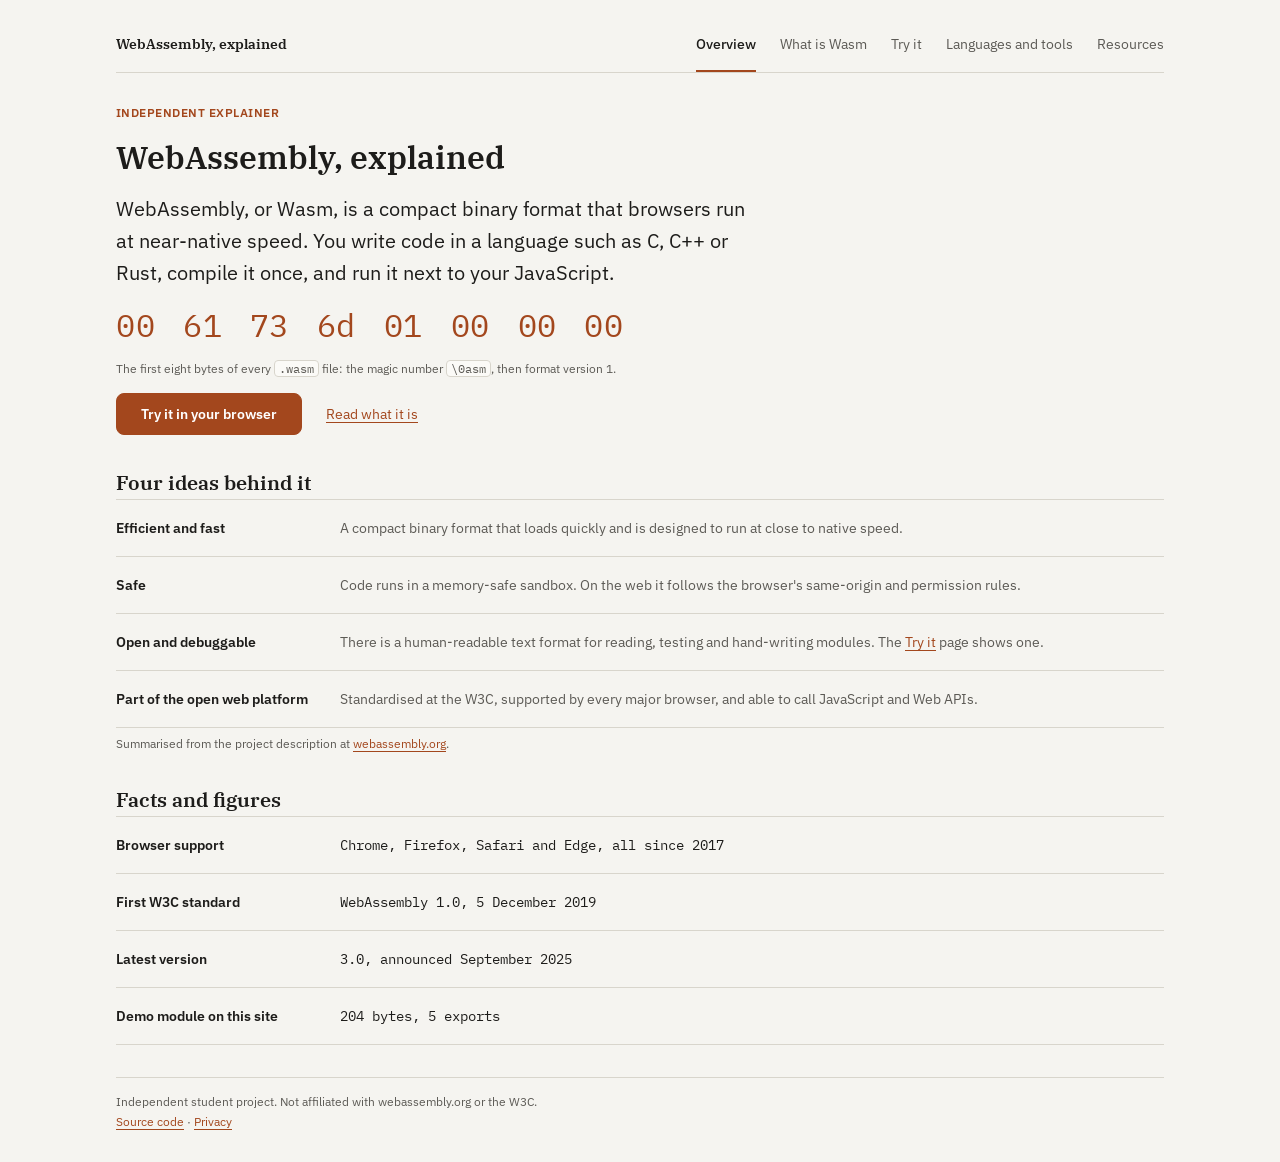
<file: index.html>
<!DOCTYPE html>
<html lang="en">
<head>
  <meta charset="utf-8">
  <meta name="viewport" content="width=device-width, initial-scale=1">
  <title>WebAssembly, explained</title>
  <meta name="description" content="A plain-language guide to WebAssembly (Wasm), with a live demo that runs a real 204-byte module in your browser.">
  
  <link rel="canonical" href="https://gnyaneshwar76.github.io/webassembly-explained/">
  <link rel="icon" href="favicon.svg" type="image/svg+xml">
  <meta property="og:type" content="website">
  <meta property="og:title" content="WebAssembly, explained">
  <meta property="og:description" content="A plain-language guide to WebAssembly (Wasm), with a live demo that runs a real 204-byte module in your browser.">
  <meta property="og:url" content="https://gnyaneshwar76.github.io/webassembly-explained/">
  <meta property="og:image" content="https://gnyaneshwar76.github.io/webassembly-explained/og.png">
  <meta name="twitter:card" content="summary_large_image">
  <link rel="preload" href="fonts/ibm-plex-sans-latin-400-normal.woff2" as="font" type="font/woff2" crossorigin>
  <link rel="stylesheet" href="style.css">
</head>
<body>
  <a class="skip" href="#main">Skip to content</a>
  <div class="page">
    <header class="top">
      <a class="wordmark" href="index.html">WebAssembly, explained</a>
      <nav aria-label="Main"><a href="index.html" aria-current="page">Overview</a><a href="what-is-wasm.html">What is Wasm</a><a href="try-it.html">Try it</a><a href="languages.html">Languages and tools</a><a href="resources.html">Resources</a></nav>
    </header>
    <main id="main">
      <section class="hero">
        <p class="eyebrow">Independent explainer</p>
        <h1>WebAssembly, explained</h1>
        <p class="lead">WebAssembly, or Wasm, is a compact binary format that browsers run at near-native speed. You write code in a language such as C, C++ or Rust, compile it once, and run it next to your JavaScript.</p>
        <p class="bytes">00 61 73 6d 01 00 00 00</p>
        <p class="muted small">The first eight bytes of every <code>.wasm</code> file: the magic number <code>\0asm</code>, then format version 1.</p>
        <div class="actions">
          <a class="btn-primary" href="try-it.html">Try it in your browser</a>
          <a href="what-is-wasm.html">Read what it is</a>
        </div>
      </section>

      <section aria-labelledby="ideas">
        <h2 id="ideas">Four ideas behind it</h2>
        <dl class="rows">
          <div><dt>Efficient and fast</dt><dd>A compact binary format that loads quickly and is designed to run at close to native speed.</dd></div>
          <div><dt>Safe</dt><dd>Code runs in a memory-safe sandbox. On the web it follows the browser's same-origin and permission rules.</dd></div>
          <div><dt>Open and debuggable</dt><dd>There is a human-readable text format for reading, testing and hand-writing modules. The <a href="try-it.html">Try it</a> page shows one.</dd></div>
          <div><dt>Part of the open web platform</dt><dd>Standardised at the W3C, supported by every major browser, and able to call JavaScript and Web APIs.</dd></div>
        </dl>
        <p class="muted small">Summarised from the project description at <a href="https://webassembly.org/">webassembly.org</a>.</p>
      </section>

      <section aria-labelledby="facts">
        <h2 id="facts">Facts and figures</h2>
        <dl class="rows facts">
          <div><dt>Browser support</dt><dd>Chrome, Firefox, Safari and Edge, all since 2017</dd></div>
          <div><dt>First W3C standard</dt><dd>WebAssembly 1.0, 5 December 2019</dd></div>
          <div><dt>Latest version</dt><dd>3.0, announced September 2025</dd></div>
          <div><dt>Demo module on this site</dt><dd>204 bytes, 5 exports</dd></div>
        </dl>
      </section>
    </main>
    <footer class="foot">
      <p>Independent student project. Not affiliated with webassembly.org or the W3C.</p>
      <p><a href="https://github.com/gnyaneshwar76/webassembly-explained">Source code</a> &middot; <a href="privacy.html">Privacy</a></p>
    </footer>
  </div>
</body>
</html>
</file>
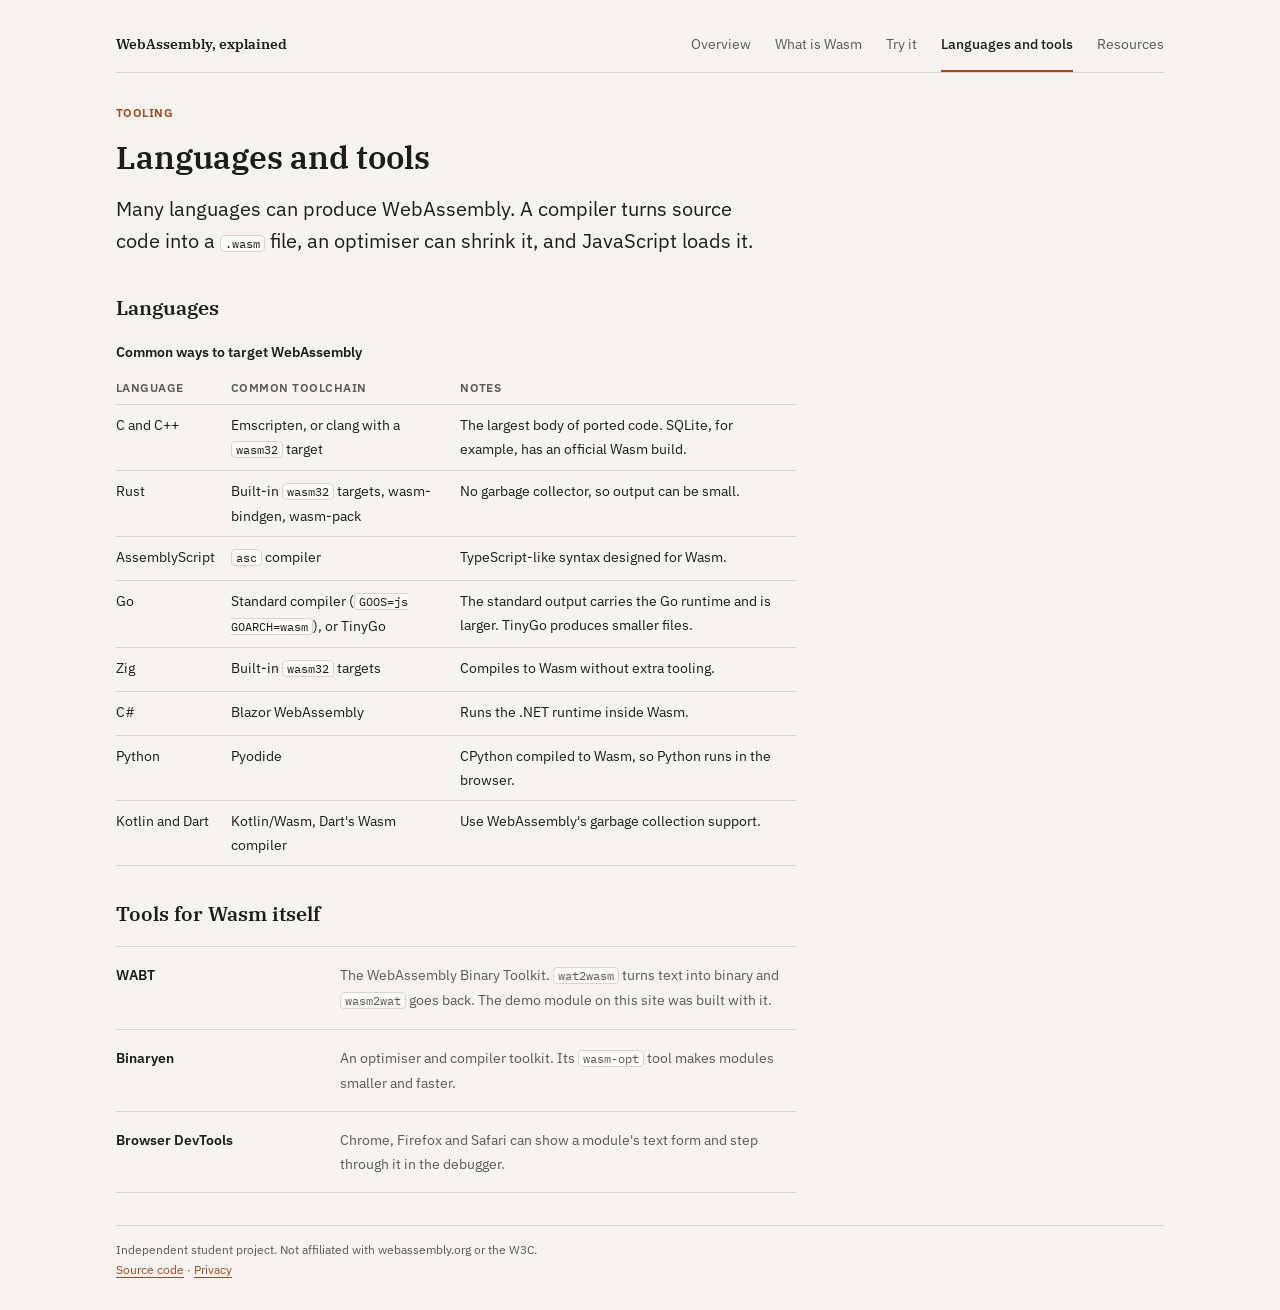
<file: languages.html>
<!DOCTYPE html>
<html lang="en">
<head>
  <meta charset="utf-8">
  <meta name="viewport" content="width=device-width, initial-scale=1">
  <title>Languages and tools | WebAssembly, explained</title>
  <meta name="description" content="Which languages compile to WebAssembly and the common tools for each, plus the tools that read, write and optimise Wasm.">
  
  <link rel="canonical" href="https://gnyaneshwar76.github.io/webassembly-explained/languages.html">
  <link rel="icon" href="favicon.svg" type="image/svg+xml">
  <meta property="og:type" content="website">
  <meta property="og:title" content="Languages and tools">
  <meta property="og:description" content="Which languages compile to WebAssembly and the common tools for each, plus the tools that read, write and optimise Wasm.">
  <meta property="og:url" content="https://gnyaneshwar76.github.io/webassembly-explained/languages.html">
  <meta property="og:image" content="https://gnyaneshwar76.github.io/webassembly-explained/og.png">
  <meta name="twitter:card" content="summary_large_image">
  <link rel="preload" href="fonts/ibm-plex-sans-latin-400-normal.woff2" as="font" type="font/woff2" crossorigin>
  <link rel="stylesheet" href="style.css">
</head>
<body>
  <a class="skip" href="#main">Skip to content</a>
  <div class="page">
    <header class="top">
      <a class="wordmark" href="index.html">WebAssembly, explained</a>
      <nav aria-label="Main"><a href="index.html">Overview</a><a href="what-is-wasm.html">What is Wasm</a><a href="try-it.html">Try it</a><a href="languages.html" aria-current="page">Languages and tools</a><a href="resources.html">Resources</a></nav>
    </header>
    <main id="main">
      <div class="prose">
        <header><p class="eyebrow">Tooling</p><h1>Languages and tools</h1>
          <p class="lead">Many languages can produce WebAssembly. A compiler turns source code into a <code>.wasm</code> file, an optimiser can shrink it, and JavaScript loads it.</p></header>
        <section><h2>Languages</h2>
          <div class="table-wrap" tabindex="0" role="region" aria-label="Scrollable table"><table>
            <caption>Common ways to target WebAssembly</caption>
            <thead><tr><th>Language</th><th>Common toolchain</th><th>Notes</th></tr></thead>
            <tbody>
              <tr><td>C and C++</td><td>Emscripten, or clang with a <code>wasm32</code> target</td><td>The largest body of ported code. SQLite, for example, has an official Wasm build.</td></tr>
              <tr><td>Rust</td><td>Built-in <code>wasm32</code> targets, wasm-bindgen, wasm-pack</td><td>No garbage collector, so output can be small.</td></tr>
              <tr><td>AssemblyScript</td><td><code>asc</code> compiler</td><td>TypeScript-like syntax designed for Wasm.</td></tr>
              <tr><td>Go</td><td>Standard compiler (<code>GOOS=js GOARCH=wasm</code>), or TinyGo</td><td>The standard output carries the Go runtime and is larger. TinyGo produces smaller files.</td></tr>
              <tr><td>Zig</td><td>Built-in <code>wasm32</code> targets</td><td>Compiles to Wasm without extra tooling.</td></tr>
              <tr><td>C#</td><td>Blazor WebAssembly</td><td>Runs the .NET runtime inside Wasm.</td></tr>
              <tr><td>Python</td><td>Pyodide</td><td>CPython compiled to Wasm, so Python runs in the browser.</td></tr>
              <tr><td>Kotlin and Dart</td><td>Kotlin/Wasm, Dart's Wasm compiler</td><td>Use WebAssembly's garbage collection support.</td></tr>
            </tbody></table></div></section>
        <section><h2>Tools for Wasm itself</h2>
          <dl class="rows">
            <div><dt>WABT</dt><dd>The WebAssembly Binary Toolkit. <code>wat2wasm</code> turns text into binary and <code>wasm2wat</code> goes back. The demo module on this site was built with it.</dd></div>
            <div><dt>Binaryen</dt><dd>An optimiser and compiler toolkit. Its <code>wasm-opt</code> tool makes modules smaller and faster.</dd></div>
            <div><dt>Browser DevTools</dt><dd>Chrome, Firefox and Safari can show a module's text form and step through it in the debugger.</dd></div>
          </dl></section>
      </div>
    </main>
    <footer class="foot">
      <p>Independent student project. Not affiliated with webassembly.org or the W3C.</p>
      <p><a href="https://github.com/gnyaneshwar76/webassembly-explained">Source code</a> &middot; <a href="privacy.html">Privacy</a></p>
    </footer>
  </div>
</body>
</html>
</file>
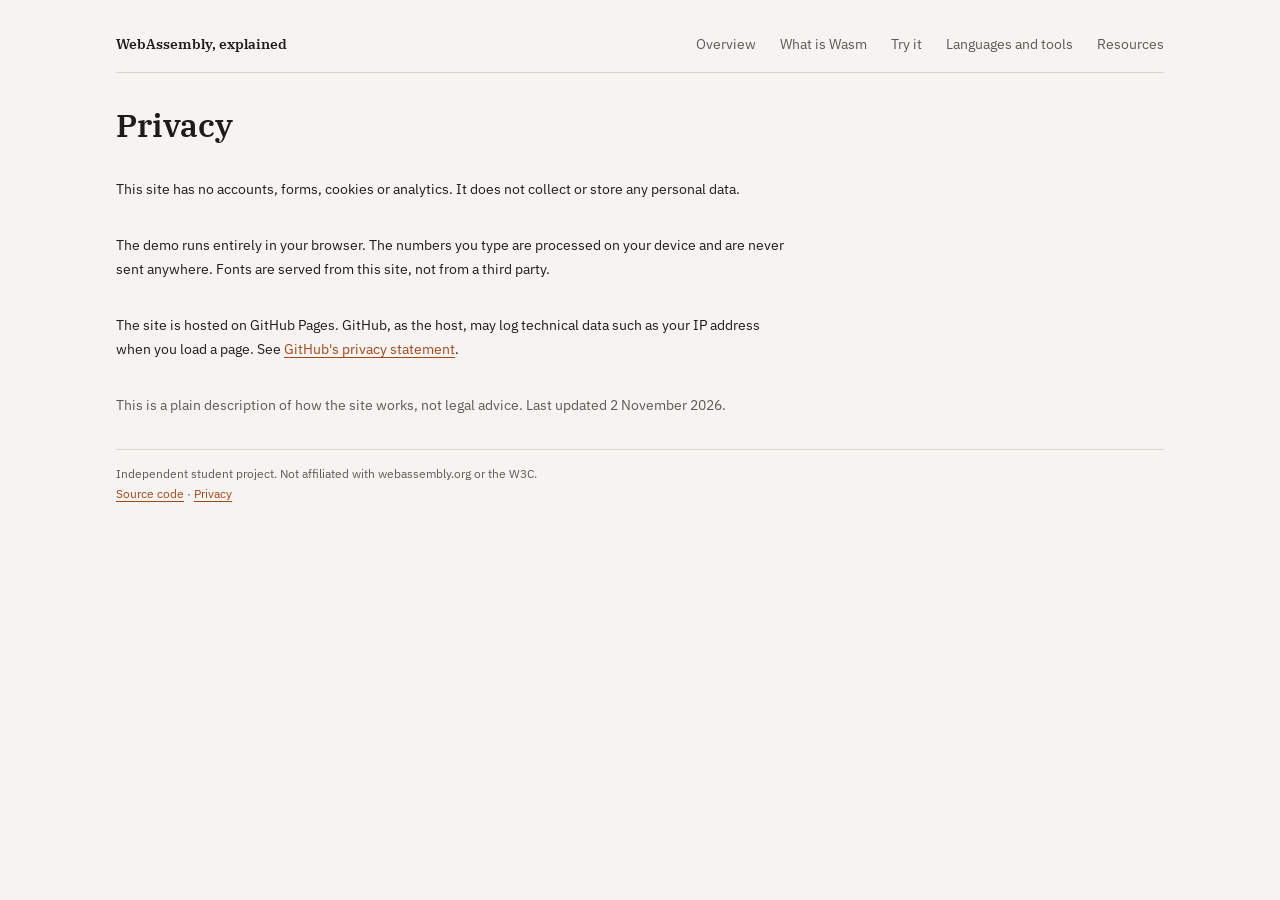
<file: privacy.html>
<!DOCTYPE html>
<html lang="en">
<head>
  <meta charset="utf-8">
  <meta name="viewport" content="width=device-width, initial-scale=1">
  <title>Privacy | WebAssembly, explained</title>
  <meta name="description" content="What data this site collects: none.">
  
  <link rel="canonical" href="https://gnyaneshwar76.github.io/webassembly-explained/privacy.html">
  <link rel="icon" href="favicon.svg" type="image/svg+xml">
  <meta property="og:type" content="website">
  <meta property="og:title" content="Privacy">
  <meta property="og:description" content="What data this site collects: none.">
  <meta property="og:url" content="https://gnyaneshwar76.github.io/webassembly-explained/privacy.html">
  <meta property="og:image" content="https://gnyaneshwar76.github.io/webassembly-explained/og.png">
  <meta name="twitter:card" content="summary_large_image">
  <link rel="preload" href="fonts/ibm-plex-sans-latin-400-normal.woff2" as="font" type="font/woff2" crossorigin>
  <link rel="stylesheet" href="style.css">
</head>
<body>
  <a class="skip" href="#main">Skip to content</a>
  <div class="page">
    <header class="top">
      <a class="wordmark" href="index.html">WebAssembly, explained</a>
      <nav aria-label="Main"><a href="index.html">Overview</a><a href="what-is-wasm.html">What is Wasm</a><a href="try-it.html">Try it</a><a href="languages.html">Languages and tools</a><a href="resources.html">Resources</a></nav>
    </header>
    <main id="main">
      <div class="prose">
        <h1>Privacy</h1>
        <p>This site has no accounts, forms, cookies or analytics. It does not collect or store any personal data.</p>
        <p>The demo runs entirely in your browser. The numbers you type are processed on your device and are never sent anywhere. Fonts are served from this site, not from a third party.</p>
        <p>The site is hosted on GitHub Pages. GitHub, as the host, may log technical data such as your IP address when you load a page. See <a href="https://docs.github.com/en/site-policy/privacy-policies/github-general-privacy-statement">GitHub's privacy statement</a>.</p>
        <p class="muted">This is a plain description of how the site works, not legal advice. Last updated 2 November 2026.</p>
      </div>
    </main>
    <footer class="foot">
      <p>Independent student project. Not affiliated with webassembly.org or the W3C.</p>
      <p><a href="https://github.com/gnyaneshwar76/webassembly-explained">Source code</a> &middot; <a href="privacy.html">Privacy</a></p>
    </footer>
  </div>
</body>
</html>
</file>
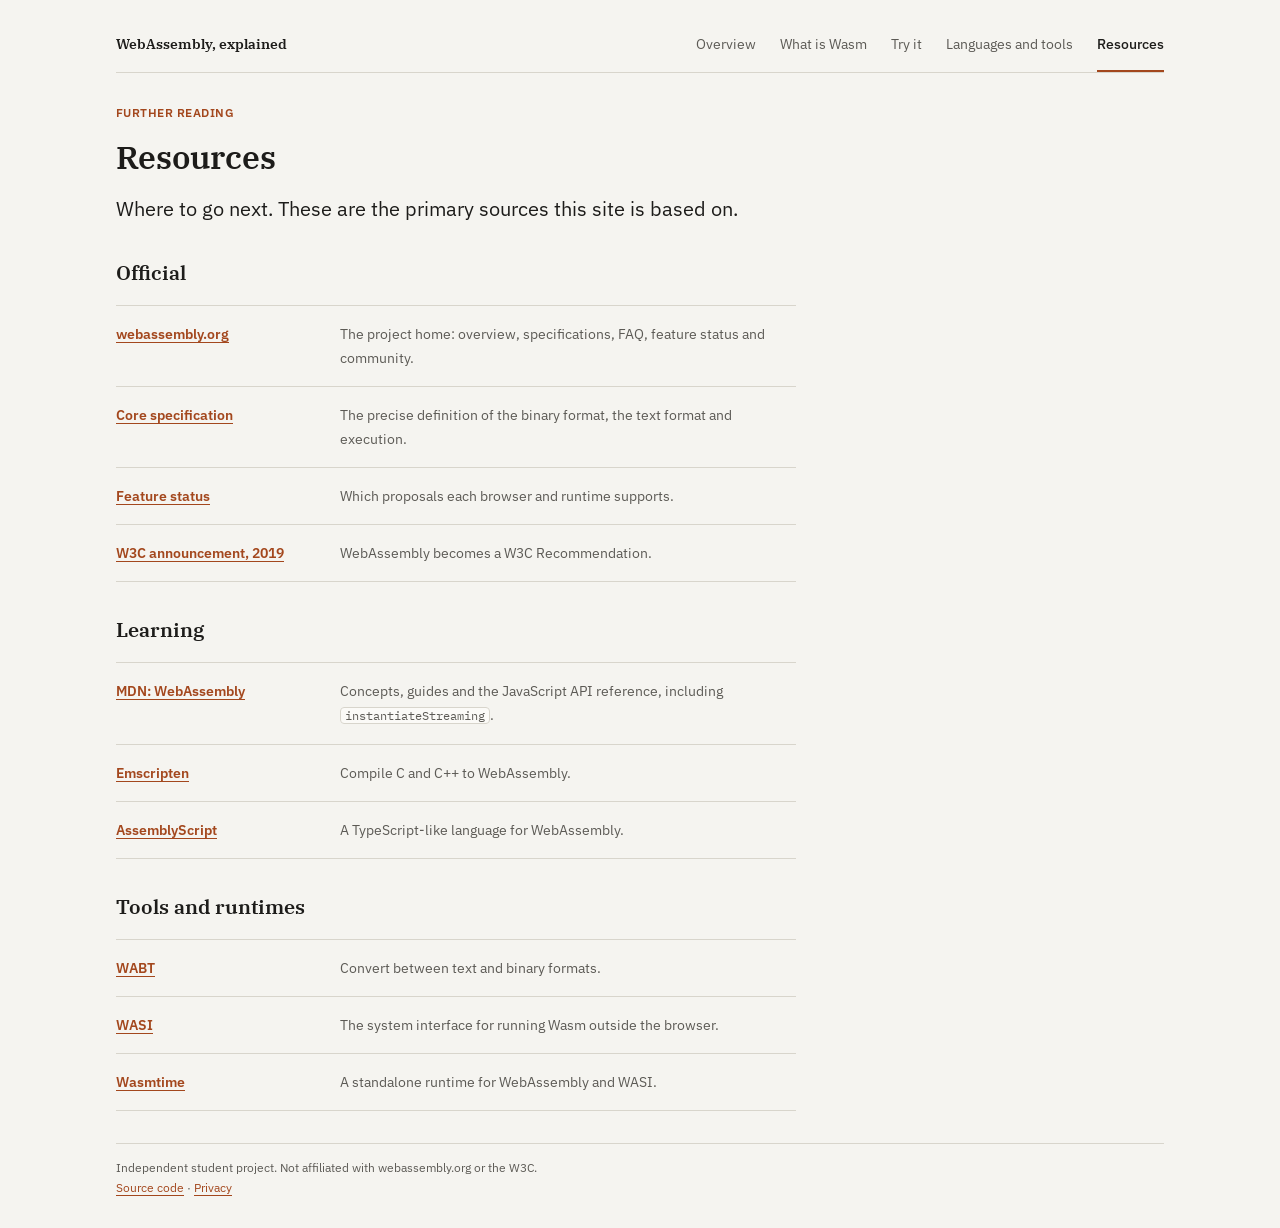
<file: resources.html>
<!DOCTYPE html>
<html lang="en">
<head>
  <meta charset="utf-8">
  <meta name="viewport" content="width=device-width, initial-scale=1">
  <title>Resources | WebAssembly, explained</title>
  <meta name="description" content="Official specifications, documentation and tools for learning WebAssembly.">
  
  <link rel="canonical" href="https://gnyaneshwar76.github.io/webassembly-explained/resources.html">
  <link rel="icon" href="favicon.svg" type="image/svg+xml">
  <meta property="og:type" content="website">
  <meta property="og:title" content="Resources">
  <meta property="og:description" content="Official specifications, documentation and tools for learning WebAssembly.">
  <meta property="og:url" content="https://gnyaneshwar76.github.io/webassembly-explained/resources.html">
  <meta property="og:image" content="https://gnyaneshwar76.github.io/webassembly-explained/og.png">
  <meta name="twitter:card" content="summary_large_image">
  <link rel="preload" href="fonts/ibm-plex-sans-latin-400-normal.woff2" as="font" type="font/woff2" crossorigin>
  <link rel="stylesheet" href="style.css">
</head>
<body>
  <a class="skip" href="#main">Skip to content</a>
  <div class="page">
    <header class="top">
      <a class="wordmark" href="index.html">WebAssembly, explained</a>
      <nav aria-label="Main"><a href="index.html">Overview</a><a href="what-is-wasm.html">What is Wasm</a><a href="try-it.html">Try it</a><a href="languages.html">Languages and tools</a><a href="resources.html" aria-current="page">Resources</a></nav>
    </header>
    <main id="main">
      <div class="prose">
        <header><p class="eyebrow">Further reading</p><h1>Resources</h1>
          <p class="lead">Where to go next. These are the primary sources this site is based on.</p></header>
        <section><h2>Official</h2>
          <dl class="rows">
            <div><dt><a href="https://webassembly.org/">webassembly.org</a></dt><dd>The project home: overview, specifications, FAQ, feature status and community.</dd></div>
            <div><dt><a href="https://webassembly.github.io/spec/core/">Core specification</a></dt><dd>The precise definition of the binary format, the text format and execution.</dd></div>
            <div><dt><a href="https://webassembly.org/features/">Feature status</a></dt><dd>Which proposals each browser and runtime supports.</dd></div>
            <div><dt><a href="https://www.w3.org/press-releases/2019/wasm">W3C announcement, 2019</a></dt><dd>WebAssembly becomes a W3C Recommendation.</dd></div>
          </dl></section>
        <section><h2>Learning</h2>
          <dl class="rows">
            <div><dt><a href="https://developer.mozilla.org/en-US/docs/WebAssembly">MDN: WebAssembly</a></dt><dd>Concepts, guides and the JavaScript API reference, including <code>instantiateStreaming</code>.</dd></div>
            <div><dt><a href="https://emscripten.org/">Emscripten</a></dt><dd>Compile C and C++ to WebAssembly.</dd></div>
            <div><dt><a href="https://www.assemblyscript.org/">AssemblyScript</a></dt><dd>A TypeScript-like language for WebAssembly.</dd></div>
          </dl></section>
        <section><h2>Tools and runtimes</h2>
          <dl class="rows">
            <div><dt><a href="https://github.com/WebAssembly/wabt">WABT</a></dt><dd>Convert between text and binary formats.</dd></div>
            <div><dt><a href="https://wasi.dev/">WASI</a></dt><dd>The system interface for running Wasm outside the browser.</dd></div>
            <div><dt><a href="https://wasmtime.dev/">Wasmtime</a></dt><dd>A standalone runtime for WebAssembly and WASI.</dd></div>
          </dl></section>
      </div>
    </main>
    <footer class="foot">
      <p>Independent student project. Not affiliated with webassembly.org or the W3C.</p>
      <p><a href="https://github.com/gnyaneshwar76/webassembly-explained">Source code</a> &middot; <a href="privacy.html">Privacy</a></p>
    </footer>
  </div>
</body>
</html>
</file>
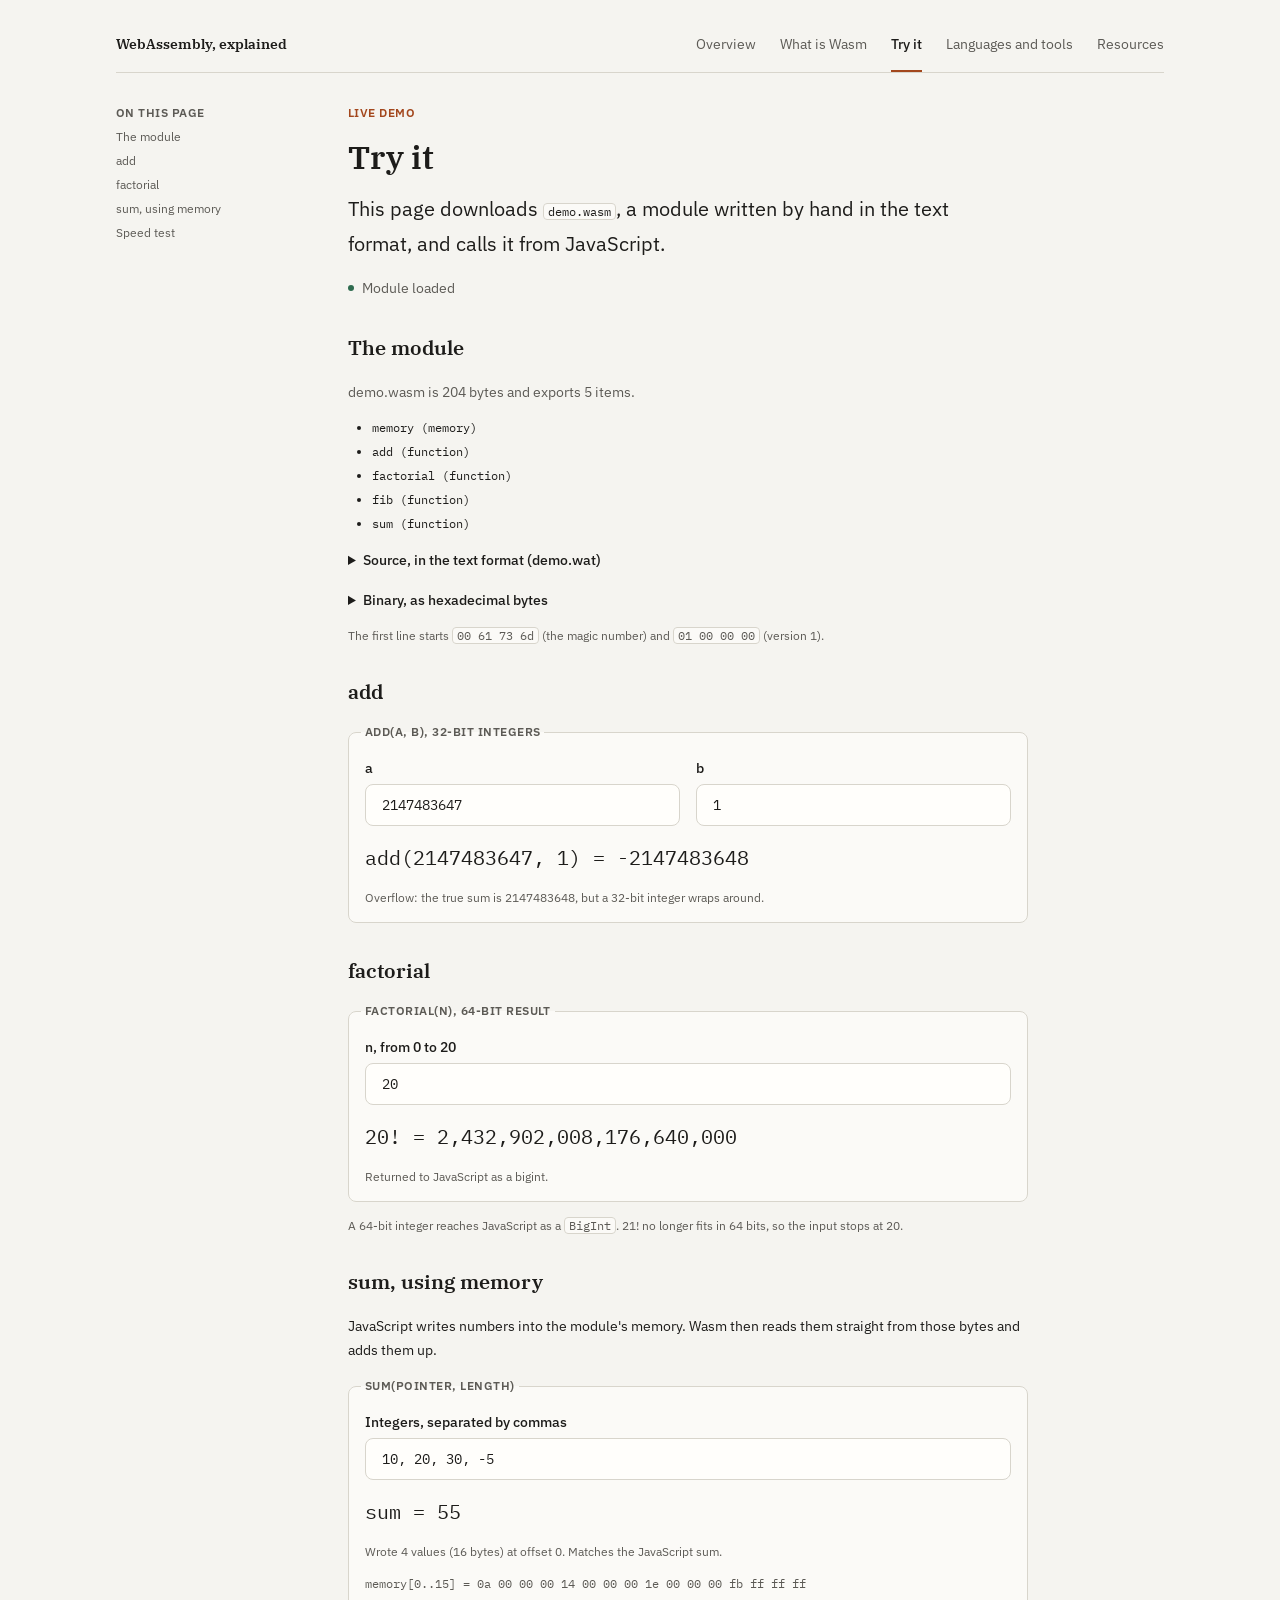
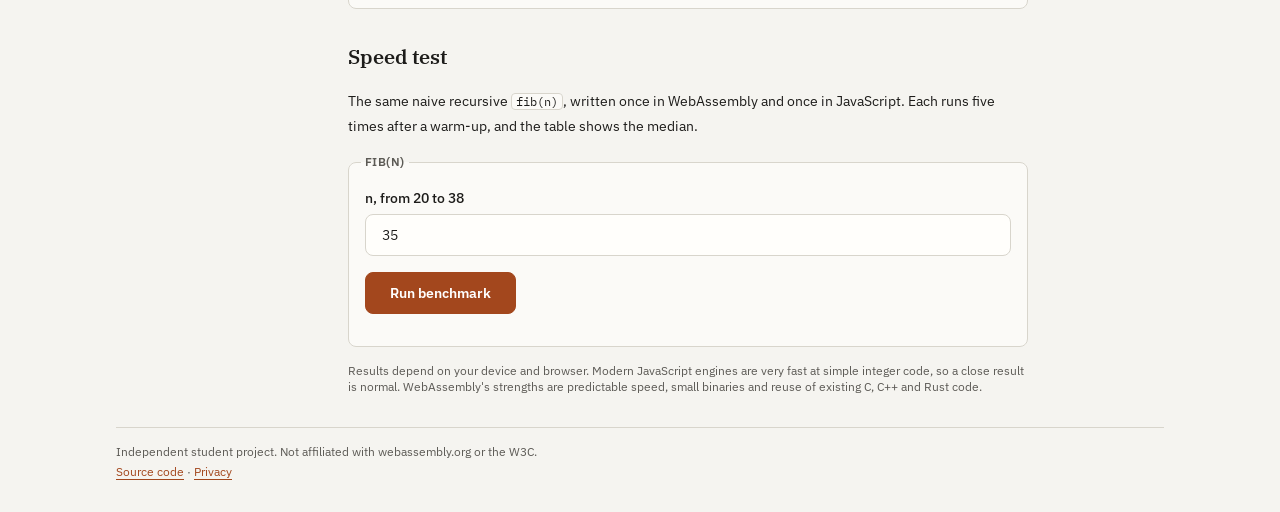
<file: try-it.html>
<!DOCTYPE html>
<html lang="en">
<head>
  <meta charset="utf-8">
  <meta name="viewport" content="width=device-width, initial-scale=1">
  <title>Try it | WebAssembly, explained</title>
  <meta name="description" content="Load a real WebAssembly module in your browser, read its source and bytes, call its functions, and time it against JavaScript.">
  
  <link rel="canonical" href="https://gnyaneshwar76.github.io/webassembly-explained/try-it.html">
  <link rel="icon" href="favicon.svg" type="image/svg+xml">
  <meta property="og:type" content="website">
  <meta property="og:title" content="Try it">
  <meta property="og:description" content="Load a real WebAssembly module in your browser, read its source and bytes, call its functions, and time it against JavaScript.">
  <meta property="og:url" content="https://gnyaneshwar76.github.io/webassembly-explained/try-it.html">
  <meta property="og:image" content="https://gnyaneshwar76.github.io/webassembly-explained/og.png">
  <meta name="twitter:card" content="summary_large_image">
  <link rel="preload" href="fonts/ibm-plex-sans-latin-400-normal.woff2" as="font" type="font/woff2" crossorigin>
  <link rel="stylesheet" href="style.css">
</head>
<body>
  <a class="skip" href="#main">Skip to content</a>
  <div class="page">
    <header class="top">
      <a class="wordmark" href="index.html">WebAssembly, explained</a>
      <nav aria-label="Main"><a href="index.html">Overview</a><a href="what-is-wasm.html">What is Wasm</a><a href="try-it.html" aria-current="page">Try it</a><a href="languages.html">Languages and tools</a><a href="resources.html">Resources</a></nav>
    </header>
    <main id="main">
      <div class="doc">
        <nav class="toc" aria-label="On this page"><p>On this page</p><ul>
          <li><a href="#module">The module</a></li><li><a href="#add">add</a></li><li><a href="#factorial">factorial</a></li>
          <li><a href="#sum">sum, using memory</a></li><li><a href="#speed">Speed test</a></li></ul></nav>
        <div class="prose">
          <header>
            <p class="eyebrow">Live demo</p><h1>Try it</h1>
            <p class="lead">This page downloads <code>demo.wasm</code>, a module written by hand in the text format, and calls it from JavaScript.</p>
            <p class="status" role="status"><span class="dot" id="dot"></span><span id="status-text">Loading module</span></p>
            <p class="msg" data-kind="error" id="load-error" hidden></p>
          </header>

          <section id="module"><h2>The module</h2>
            <p id="module-info" class="muted">Waiting for the module to load.</p>
            <ul id="exports" class="mono small"></ul>
            <details><summary>Source, in the text format (demo.wat)</summary><pre id="wat" tabindex="0" role="region" aria-label="demo.wat source">Loading source</pre></details>
            <details><summary>Binary, as hexadecimal bytes</summary><pre id="hex" tabindex="0" role="region" aria-label="demo.wasm bytes">Loading bytes</pre></details>
            <p class="muted small">The first line starts <code>00 61 73 6d</code> (the magic number) and <code>01 00 00 00</code> (version 1).</p></section>

          <section id="add"><h2>add</h2>
            <fieldset class="card"><legend>add(a, b), 32-bit integers</legend>
              <div class="inline">
                <div class="field"><label for="add-a">a</label><input type="number" id="add-a" value="2147483647" step="1" inputmode="numeric"></div>
                <div class="field"><label for="add-b">b</label><input type="number" id="add-b" value="1" step="1" inputmode="numeric"></div>
              </div>
              <p class="result" id="add-out" aria-live="polite"></p>
              <p class="msg" id="add-msg"></p></fieldset></section>

          <section id="factorial"><h2>factorial</h2>
            <fieldset class="card"><legend>factorial(n), 64-bit result</legend>
              <div class="field"><label for="fact-n">n, from 0 to 20</label><input type="number" id="fact-n" value="20" min="0" max="20" step="1" inputmode="numeric"></div>
              <p class="result" id="fact-out" aria-live="polite"></p>
              <p class="msg" id="fact-msg"></p></fieldset>
            <p class="muted small">A 64-bit integer reaches JavaScript as a <code>BigInt</code>. 21! no longer fits in 64 bits, so the input stops at 20.</p></section>

          <section id="sum"><h2>sum, using memory</h2>
            <p>JavaScript writes numbers into the module's memory. Wasm then reads them straight from those bytes and adds them up.</p>
            <fieldset class="card"><legend>sum(pointer, length)</legend>
              <div class="field"><label for="sum-in">Integers, separated by commas</label><input type="text" id="sum-in" value="10, 20, 30, -5" inputmode="text" autocomplete="off" spellcheck="false"></div>
              <p class="result" id="sum-out" aria-live="polite"></p>
              <p class="msg" id="sum-msg"></p>
              <p class="mono small muted" id="sum-mem"></p></fieldset></section>

          <section id="speed"><h2>Speed test</h2>
            <p>The same naive recursive <code>fib(n)</code>, written once in WebAssembly and once in JavaScript. Each runs five times after a warm-up, and the table shows the median.</p>
            <fieldset class="card"><legend>fib(n)</legend>
              <div class="field"><label for="bench-n">n, from 20 to 38</label><input type="number" id="bench-n" value="35" min="20" max="38" step="1" inputmode="numeric"></div>
              <div class="actions"><button type="button" class="btn-primary" id="bench-run" disabled>Run benchmark</button><span class="msg" id="bench-msg"></span></div>
              <div class="table-wrap" id="bench-table" tabindex="0" role="region" aria-label="Benchmark results" hidden><table>
                <caption>Time for each run, in milliseconds</caption>
                <thead><tr><th>Runtime</th><th class="num">Median</th><th class="num">All runs</th></tr></thead>
                <tbody><tr><td>WebAssembly</td><td class="num" id="b-wasm-med"></td><td class="num" id="b-wasm-all"></td></tr>
                <tr><td>JavaScript</td><td class="num" id="b-js-med"></td><td class="num" id="b-js-all"></td></tr></tbody></table></div>
              <p class="verdict" id="bench-verdict" aria-live="polite"></p></fieldset>
            <p class="muted small">Results depend on your device and browser. Modern JavaScript engines are very fast at simple integer code, so a close result is normal. WebAssembly's strengths are predictable speed, small binaries and reuse of existing C, C++ and Rust code.</p></section>
        </div>
      </div>
    </main>
    <footer class="foot">
      <p>Independent student project. Not affiliated with webassembly.org or the W3C.</p>
      <p><a href="https://github.com/gnyaneshwar76/webassembly-explained">Source code</a> &middot; <a href="privacy.html">Privacy</a></p>
    </footer>
  </div>
  <script src="try-it.js"></script>
</body>
</html>
</file>
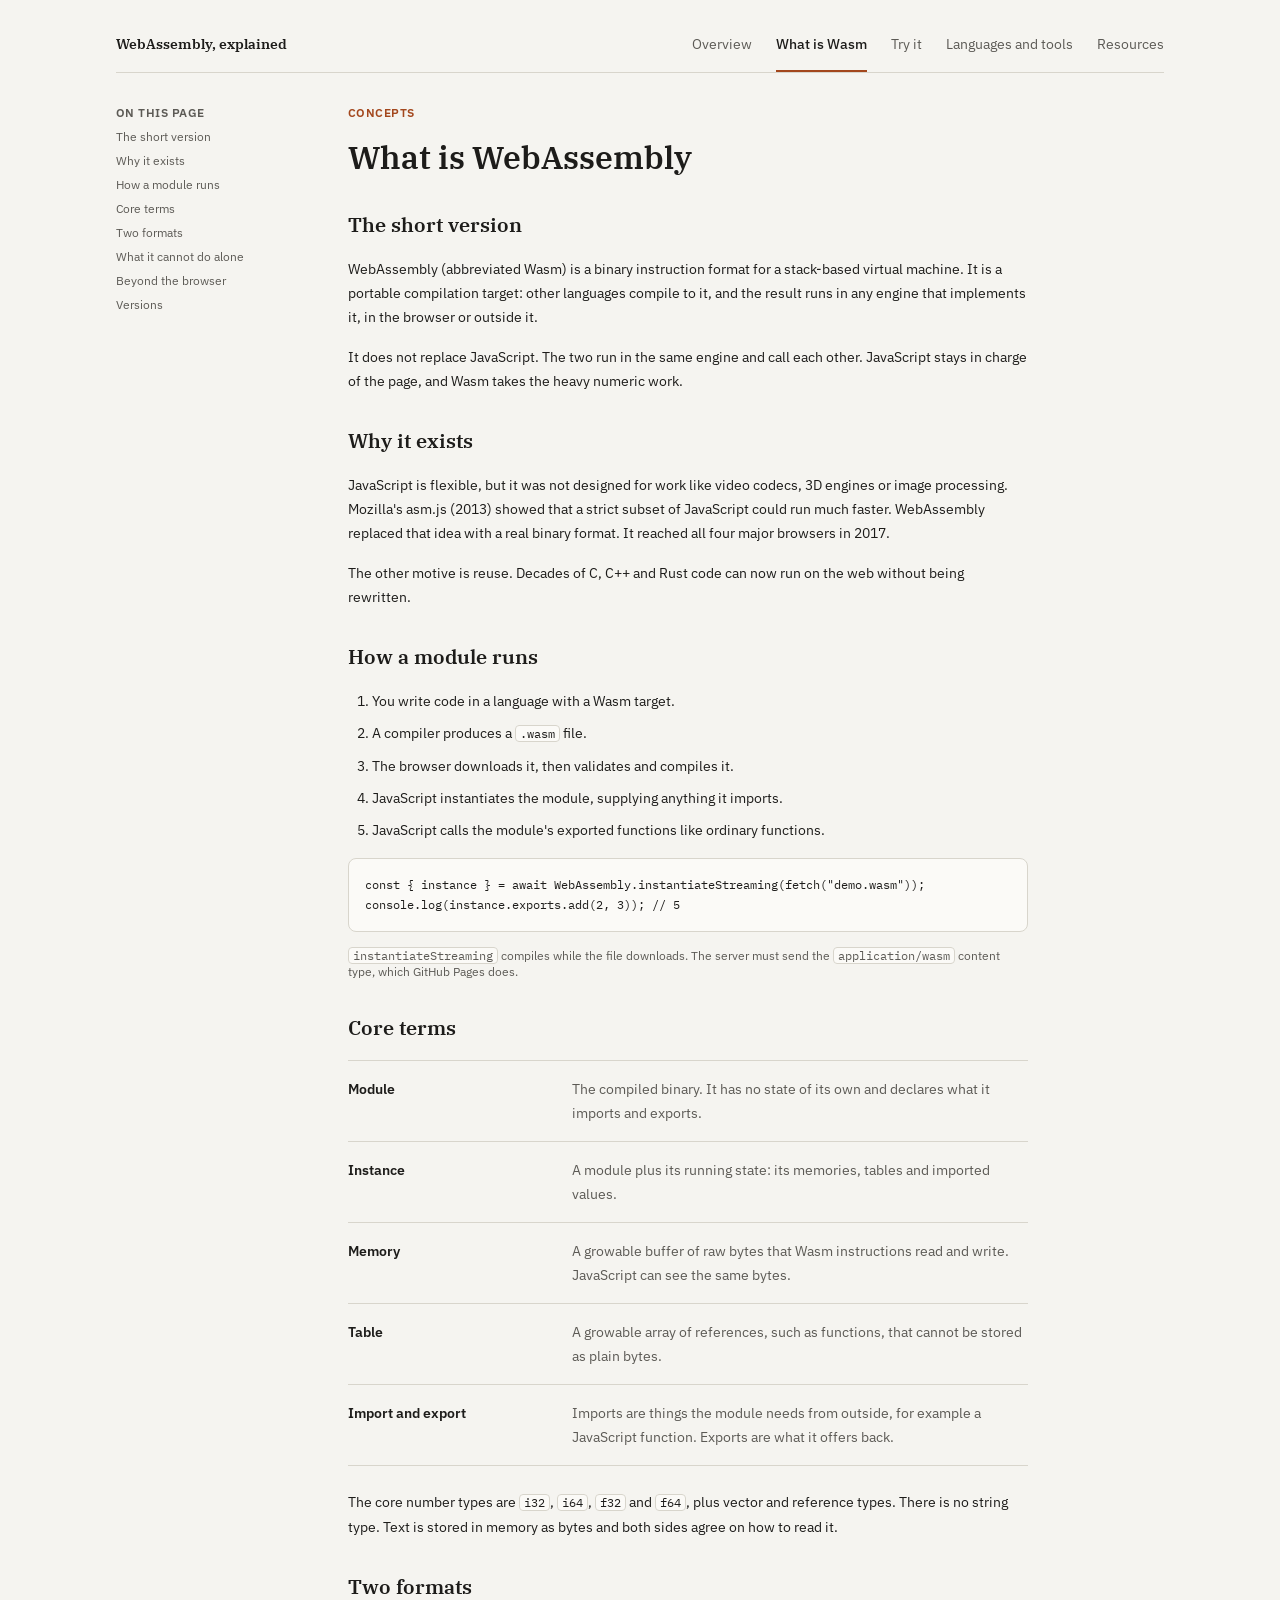
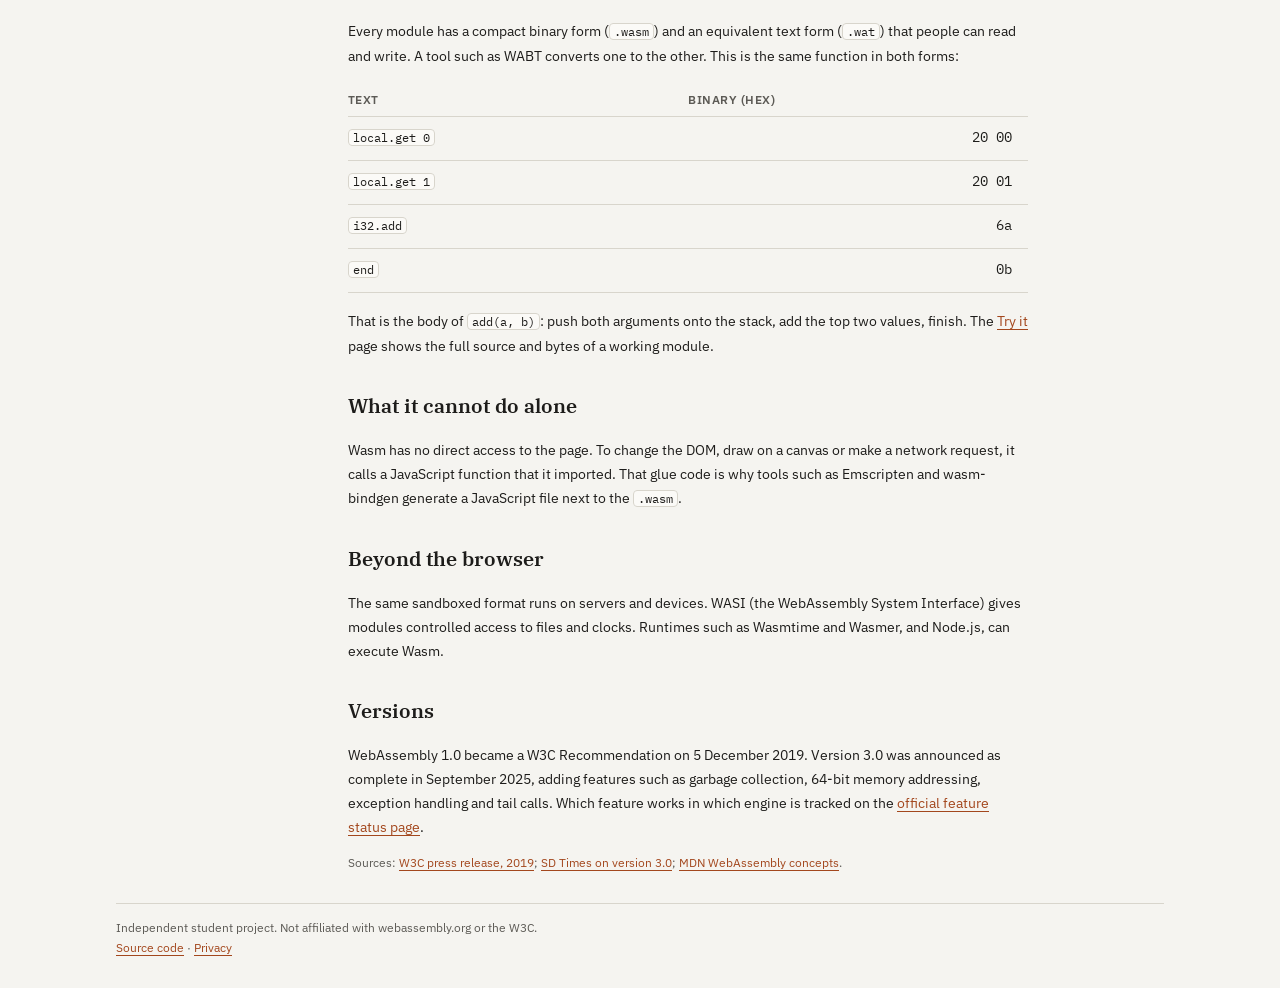
<file: what-is-wasm.html>
<!DOCTYPE html>
<html lang="en">
<head>
  <meta charset="utf-8">
  <meta name="viewport" content="width=device-width, initial-scale=1">
  <title>What is WebAssembly | WebAssembly, explained</title>
  <meta name="description" content="What WebAssembly is, why it exists, how a module runs, and the core terms: module, instance, memory and table.">
  
  <link rel="canonical" href="https://gnyaneshwar76.github.io/webassembly-explained/what-is-wasm.html">
  <link rel="icon" href="favicon.svg" type="image/svg+xml">
  <meta property="og:type" content="website">
  <meta property="og:title" content="What is WebAssembly">
  <meta property="og:description" content="What WebAssembly is, why it exists, how a module runs, and the core terms: module, instance, memory and table.">
  <meta property="og:url" content="https://gnyaneshwar76.github.io/webassembly-explained/what-is-wasm.html">
  <meta property="og:image" content="https://gnyaneshwar76.github.io/webassembly-explained/og.png">
  <meta name="twitter:card" content="summary_large_image">
  <link rel="preload" href="fonts/ibm-plex-sans-latin-400-normal.woff2" as="font" type="font/woff2" crossorigin>
  <link rel="stylesheet" href="style.css">
</head>
<body>
  <a class="skip" href="#main">Skip to content</a>
  <div class="page">
    <header class="top">
      <a class="wordmark" href="index.html">WebAssembly, explained</a>
      <nav aria-label="Main"><a href="index.html">Overview</a><a href="what-is-wasm.html" aria-current="page">What is Wasm</a><a href="try-it.html">Try it</a><a href="languages.html">Languages and tools</a><a href="resources.html">Resources</a></nav>
    </header>
    <main id="main">
      <div class="doc">
        <nav class="toc" aria-label="On this page"><p>On this page</p><ul>
          <li><a href="#short">The short version</a></li><li><a href="#why">Why it exists</a></li><li><a href="#run">How a module runs</a></li>
          <li><a href="#terms">Core terms</a></li><li><a href="#formats">Two formats</a></li><li><a href="#limits">What it cannot do alone</a></li>
          <li><a href="#outside">Beyond the browser</a></li><li><a href="#versions">Versions</a></li></ul></nav>
        <div class="prose">
          <header><p class="eyebrow">Concepts</p><h1>What is WebAssembly</h1></header>

          <section id="short"><h2>The short version</h2>
            <p>WebAssembly (abbreviated Wasm) is a binary instruction format for a stack-based virtual machine. It is a portable compilation target: other languages compile to it, and the result runs in any engine that implements it, in the browser or outside it.</p>
            <p>It does not replace JavaScript. The two run in the same engine and call each other. JavaScript stays in charge of the page, and Wasm takes the heavy numeric work.</p></section>

          <section id="why"><h2>Why it exists</h2>
            <p>JavaScript is flexible, but it was not designed for work like video codecs, 3D engines or image processing. Mozilla's asm.js (2013) showed that a strict subset of JavaScript could run much faster. WebAssembly replaced that idea with a real binary format. It reached all four major browsers in 2017.</p>
            <p>The other motive is reuse. Decades of C, C++ and Rust code can now run on the web without being rewritten.</p></section>

          <section id="run"><h2>How a module runs</h2>
            <ol>
              <li>You write code in a language with a Wasm target.</li>
              <li>A compiler produces a <code>.wasm</code> file.</li>
              <li>The browser downloads it, then validates and compiles it.</li>
              <li>JavaScript instantiates the module, supplying anything it imports.</li>
              <li>JavaScript calls the module's exported functions like ordinary functions.</li>
            </ol>
            <pre tabindex="0" role="region" aria-label="Code example"><code>const { instance } = await WebAssembly.instantiateStreaming(fetch("demo.wasm"));
console.log(instance.exports.add(2, 3)); // 5</code></pre>
            <p class="muted small"><code>instantiateStreaming</code> compiles while the file downloads. The server must send the <code>application/wasm</code> content type, which GitHub Pages does.</p></section>

          <section id="terms"><h2>Core terms</h2>
            <dl class="rows">
              <div><dt>Module</dt><dd>The compiled binary. It has no state of its own and declares what it imports and exports.</dd></div>
              <div><dt>Instance</dt><dd>A module plus its running state: its memories, tables and imported values.</dd></div>
              <div><dt>Memory</dt><dd>A growable buffer of raw bytes that Wasm instructions read and write. JavaScript can see the same bytes.</dd></div>
              <div><dt>Table</dt><dd>A growable array of references, such as functions, that cannot be stored as plain bytes.</dd></div>
              <div><dt>Import and export</dt><dd>Imports are things the module needs from outside, for example a JavaScript function. Exports are what it offers back.</dd></div>
            </dl>
            <p>The core number types are <code>i32</code>, <code>i64</code>, <code>f32</code> and <code>f64</code>, plus vector and reference types. There is no string type. Text is stored in memory as bytes and both sides agree on how to read it.</p></section>

          <section id="formats"><h2>Two formats</h2>
            <p>Every module has a compact binary form (<code>.wasm</code>) and an equivalent text form (<code>.wat</code>) that people can read and write. A tool such as WABT converts one to the other. This is the same function in both forms:</p>
            <div class="table-wrap" tabindex="0" role="region" aria-label="Scrollable table"><table>
              <thead><tr><th>Text</th><th>Binary (hex)</th></tr></thead>
              <tbody>
                <tr><td><code>local.get 0</code></td><td class="num">20 00</td></tr>
                <tr><td><code>local.get 1</code></td><td class="num">20 01</td></tr>
                <tr><td><code>i32.add</code></td><td class="num">6a</td></tr>
                <tr><td><code>end</code></td><td class="num">0b</td></tr>
              </tbody></table></div>
            <p>That is the body of <code>add(a, b)</code>: push both arguments onto the stack, add the top two values, finish. The <a href="try-it.html">Try it</a> page shows the full source and bytes of a working module.</p></section>

          <section id="limits"><h2>What it cannot do alone</h2>
            <p>Wasm has no direct access to the page. To change the DOM, draw on a canvas or make a network request, it calls a JavaScript function that it imported. That glue code is why tools such as Emscripten and wasm-bindgen generate a JavaScript file next to the <code>.wasm</code>.</p></section>

          <section id="outside"><h2>Beyond the browser</h2>
            <p>The same sandboxed format runs on servers and devices. WASI (the WebAssembly System Interface) gives modules controlled access to files and clocks. Runtimes such as Wasmtime and Wasmer, and Node.js, can execute Wasm.</p></section>

          <section id="versions"><h2>Versions</h2>
            <p>WebAssembly 1.0 became a W3C Recommendation on 5 December 2019. Version 3.0 was announced as complete in September 2025, adding features such as garbage collection, 64-bit memory addressing, exception handling and tail calls. Which feature works in which engine is tracked on the <a href="https://webassembly.org/features/">official feature status page</a>.</p>
            <p class="muted small">Sources: <a href="https://www.w3.org/press-releases/2019/wasm">W3C press release, 2019</a>; <a href="https://sdtimes.com/softwaredev/wasm-3-0-standard-is-now-officially-complete/">SD Times on version 3.0</a>; <a href="https://developer.mozilla.org/en-US/docs/WebAssembly/Guides/Concepts">MDN WebAssembly concepts</a>.</p></section>
        </div>
      </div>
    </main>
    <footer class="foot">
      <p>Independent student project. Not affiliated with webassembly.org or the W3C.</p>
      <p><a href="https://github.com/gnyaneshwar76/webassembly-explained">Source code</a> &middot; <a href="privacy.html">Privacy</a></p>
    </footer>
  </div>
</body>
</html>
</file>
<file: style.css>
/* Tokens. Spacing: 4/8/16/24/32 only. Type: 12/14/20/32 only. */
@font-face { font-family: "IBM Plex Sans"; font-weight: 400; font-display: swap; src: url("fonts/ibm-plex-sans-latin-400-normal.woff2") format("woff2"); }
@font-face { font-family: "IBM Plex Sans"; font-weight: 500; font-display: swap; src: url("fonts/ibm-plex-sans-latin-500-normal.woff2") format("woff2"); }
@font-face { font-family: "IBM Plex Sans"; font-weight: 600; font-display: swap; src: url("fonts/ibm-plex-sans-latin-600-normal.woff2") format("woff2"); }
@font-face { font-family: "IBM Plex Mono"; font-weight: 400; font-display: swap; src: url("fonts/ibm-plex-mono-latin-400-normal.woff2") format("woff2"); }
@font-face { font-family: "IBM Plex Serif"; font-weight: 600; font-display: swap; src: url("fonts/ibm-plex-serif-latin-600-normal.woff2") format("woff2"); }

:root {
  --bg: #f5f4f0;
  --surface: #fbfaf7;
  --ink: #1d1c1a;
  --muted: #5c5a55;
  --line: #d8d5cc;
  --accent: #a3471d;
  --accent-hover: #823816;
  --accent-tint: #f0ddd2;
  --ok: #2e6b4f;
  --bad: #b3261e;

  --s1: 4px; --s2: 8px; --s3: 16px; --s4: 24px; --s5: 32px;
  --t-12: 12px; --t-14: 14px; --t-20: 20px; --t-32: 32px;
  --r: 8px;
  --sans: "IBM Plex Sans", Georgia, serif;
  --serif: "IBM Plex Serif", Georgia, serif;
  --mono: "IBM Plex Mono", ui-monospace, monospace;
  color-scheme: light;
}

* { box-sizing: border-box; }
html { -webkit-text-size-adjust: 100%; }
body { margin: 0; background: var(--bg); color: var(--ink); font: 400 var(--t-14)/24px var(--sans); }
h1, h2, p, ul, ol, dl, dd, dt, fieldset, pre, figure { margin: 0; padding: 0; }
h1, h2 { font-family: var(--serif); font-weight: 600; }
h1 { font-size: var(--t-32); line-height: 40px; }
h2 { font-size: var(--t-20); line-height: 32px; }
.mono, code, pre { font-family: var(--mono); }
code { font-size: var(--t-12); background: var(--surface); border: 1px solid var(--line); border-radius: var(--s1); padding: 0 var(--s1); }
.muted { color: var(--muted); }
.small { font-size: var(--t-12); line-height: 16px; }
a { color: var(--accent); text-underline-offset: 3px; }
a:hover { color: var(--accent-hover); }
:focus-visible { outline: 2px solid var(--accent); outline-offset: 2px; }
.skip { position: absolute; left: var(--s3); top: -48px; background: var(--ink); color: #fff; padding: var(--s2) var(--s3); border-radius: var(--r); z-index: 2; }
.skip:focus { top: var(--s2); }

.page { max-width: 1080px; margin: 0 auto; padding: var(--s3) var(--s3) var(--s5); }
.top { display: flex; flex-wrap: wrap; justify-content: space-between; align-items: center; gap: var(--s2) var(--s4); border-bottom: 1px solid var(--line); }
.wordmark { font-family: var(--serif); font-weight: 600; font-size: var(--t-14); color: var(--ink); text-decoration: none; padding: var(--s3) 0; }
.top nav { display: flex; flex-wrap: wrap; gap: 0 var(--s4); }
.top nav a { color: var(--muted); text-decoration: none; padding: var(--s3) 0 calc(var(--s3) - 2px); border-bottom: 2px solid transparent; }
.top nav a:hover { color: var(--ink); }
.top nav a[aria-current="page"] { color: var(--ink); font-weight: 500; border-bottom-color: var(--accent); }

main { padding-top: var(--s5); display: grid; gap: var(--s5); }
.eyebrow { font-size: var(--t-12); line-height: 16px; font-weight: 600; letter-spacing: 0.04em; text-transform: uppercase; color: var(--accent); }
.lead { font-size: var(--t-20); line-height: 32px; max-width: 640px; }
.hero { display: grid; gap: var(--s3); justify-items: start; }
.bytes { font-family: var(--mono); font-size: var(--t-32); line-height: 40px; color: var(--accent); letter-spacing: 0.02em; word-spacing: var(--s2); }
.actions { display: flex; flex-wrap: wrap; align-items: center; gap: var(--s3) var(--s4); }
.btn-primary { display: inline-block; background: var(--accent); color: #fff; border: 1px solid var(--accent); border-radius: var(--r); padding: var(--s2) var(--s4); font: 600 var(--t-14)/24px var(--sans); text-decoration: none; cursor: pointer; }
.btn-primary:hover { background: var(--accent-hover); border-color: var(--accent-hover); color: #fff; }
.btn-primary:disabled { opacity: 0.5; cursor: default; }

/* Document layout with a side table of contents */
.doc { display: grid; gap: var(--s4); }
.toc { font-size: var(--t-12); line-height: 16px; }
.toc p { font-weight: 600; text-transform: uppercase; letter-spacing: 0.04em; color: var(--muted); margin-bottom: var(--s2); }
.toc ul { list-style: none; display: flex; flex-wrap: wrap; gap: var(--s2) var(--s3); }
.toc a { color: var(--muted); text-decoration: none; }
.toc a:hover { color: var(--accent); }
@media (min-width: 960px) {
  .doc { grid-template-columns: 200px minmax(0, 1fr); gap: var(--s5); align-items: start; }
  .toc { position: sticky; top: var(--s4); }
  .toc ul { flex-direction: column; gap: var(--s2); }
}
.prose { display: grid; gap: var(--s5); max-width: 680px; min-width: 0; }
.prose section { display: grid; gap: var(--s3); scroll-margin-top: var(--s4); }
.prose header { display: grid; gap: var(--s3); justify-items: start; }
.prose ul, .prose ol { padding-left: var(--s4); display: grid; gap: var(--s2); }

/* Rows: label on the left, text on the right */
.rows { display: grid; border-top: 1px solid var(--line); }
.rows > div { display: grid; gap: var(--s1) var(--s4); padding: var(--s3) 0; border-bottom: 1px solid var(--line); }
.rows dt { font-weight: 600; }
.rows dd { color: var(--muted); }
@media (min-width: 720px) { .rows > div { grid-template-columns: 200px 1fr; } }
.rows + p { margin-top: var(--s2); }
.facts dd { color: var(--ink); font-family: var(--mono); font-size: var(--t-14); }

pre { background: var(--surface); border: 1px solid var(--line); border-radius: var(--r); padding: var(--s3); font-size: var(--t-12); line-height: 20px; overflow-x: auto; max-width: 100%; }
pre code { background: none; border: 0; padding: 0; }
table { width: 100%; border-collapse: collapse; }
caption { text-align: left; font-weight: 600; padding-bottom: var(--s2); }
th { text-align: left; font-size: var(--t-12); line-height: 16px; text-transform: uppercase; letter-spacing: 0.04em; color: var(--muted); font-weight: 600; }
th, td { padding: var(--s2) var(--s3) var(--s2) 0; border-bottom: 1px solid var(--line); vertical-align: top; }
tbody tr { height: 44px; }
th.num, td.num { text-align: right; }
td.num { font-family: var(--mono); text-align: right; white-space: nowrap; }
.table-wrap { overflow-x: auto; }

/* Demo */
.card { background: var(--surface); border: 1px solid var(--line); border-radius: var(--r); padding: var(--s3); display: grid; gap: var(--s3); min-width: 0; }
legend { font-size: var(--t-12); line-height: 16px; font-weight: 600; letter-spacing: 0.04em; text-transform: uppercase; color: var(--muted); padding: 0 var(--s1); margin-left: calc(var(--s1) * -1); }
.field { display: grid; gap: var(--s1); }
.field label { font-weight: 500; }
.inline { display: grid; grid-template-columns: repeat(auto-fit, minmax(128px, 1fr)); gap: var(--s3); }
input[type="number"], input[type="text"] { font: 400 var(--t-14)/24px var(--mono); color: var(--ink); background: #fffefb; border: 1px solid var(--line); border-radius: var(--r); padding: var(--s2) var(--s3); width: 100%; }
input:focus-visible { outline: 2px solid var(--accent); outline-offset: 0; border-color: var(--accent); }
input[aria-invalid="true"] { border-color: var(--bad); }
.result { font-family: var(--mono); font-size: var(--t-20); line-height: 32px; word-break: break-all; }
.msg { color: var(--muted); font-size: var(--t-12); line-height: 16px; display: flex; align-items: center; gap: var(--s2); }
.msg[data-kind="error"] { color: var(--bad); }
.msg[data-kind="error"]::before { content: ""; width: 6px; height: 6px; border-radius: 50%; background: var(--bad); flex: none; }
.status { display: flex; align-items: center; gap: var(--s2); color: var(--muted); }
.dot { width: 6px; height: 6px; border-radius: 50%; background: var(--muted); flex: none; }
.dot[data-state="ok"] { background: var(--ok); }
.dot[data-state="bad"] { background: var(--bad); }
.verdict { font-weight: 600; }
details summary { cursor: pointer; font-weight: 500; }
details pre { margin-top: var(--s2); }

.foot { margin-top: var(--s5); padding-top: var(--s3); border-top: 1px solid var(--line); color: var(--muted); font-size: var(--t-12); line-height: 16px; display: grid; gap: var(--s1); }
[hidden] { display: none !important; }
@media (max-width: 480px) { h1 { font-size: var(--t-20); line-height: 32px; } .bytes { font-size: var(--t-20); line-height: 32px; word-spacing: 0; } .lead { font-size: var(--t-14); line-height: 24px; } }
@media (prefers-reduced-motion: reduce) { * { transition: none !important; animation: none !important; scroll-behavior: auto !important; } }
</file>
